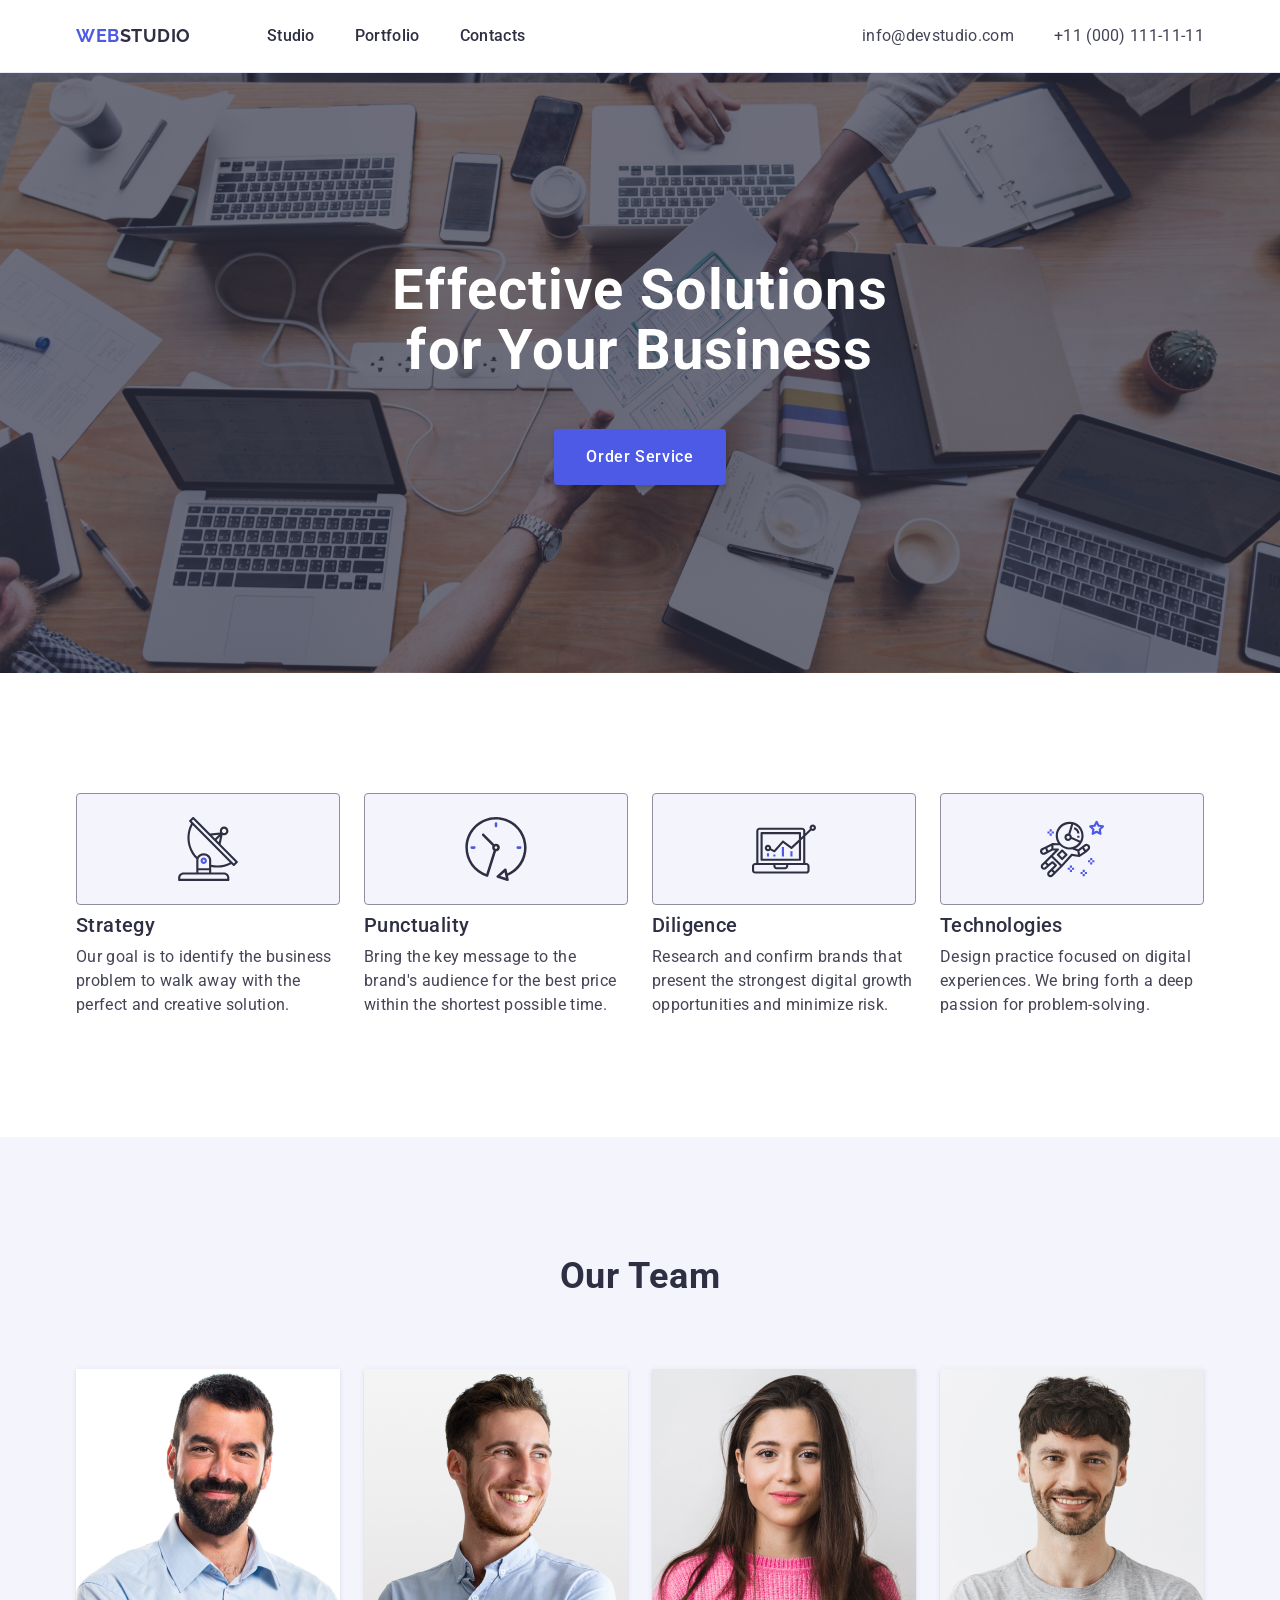
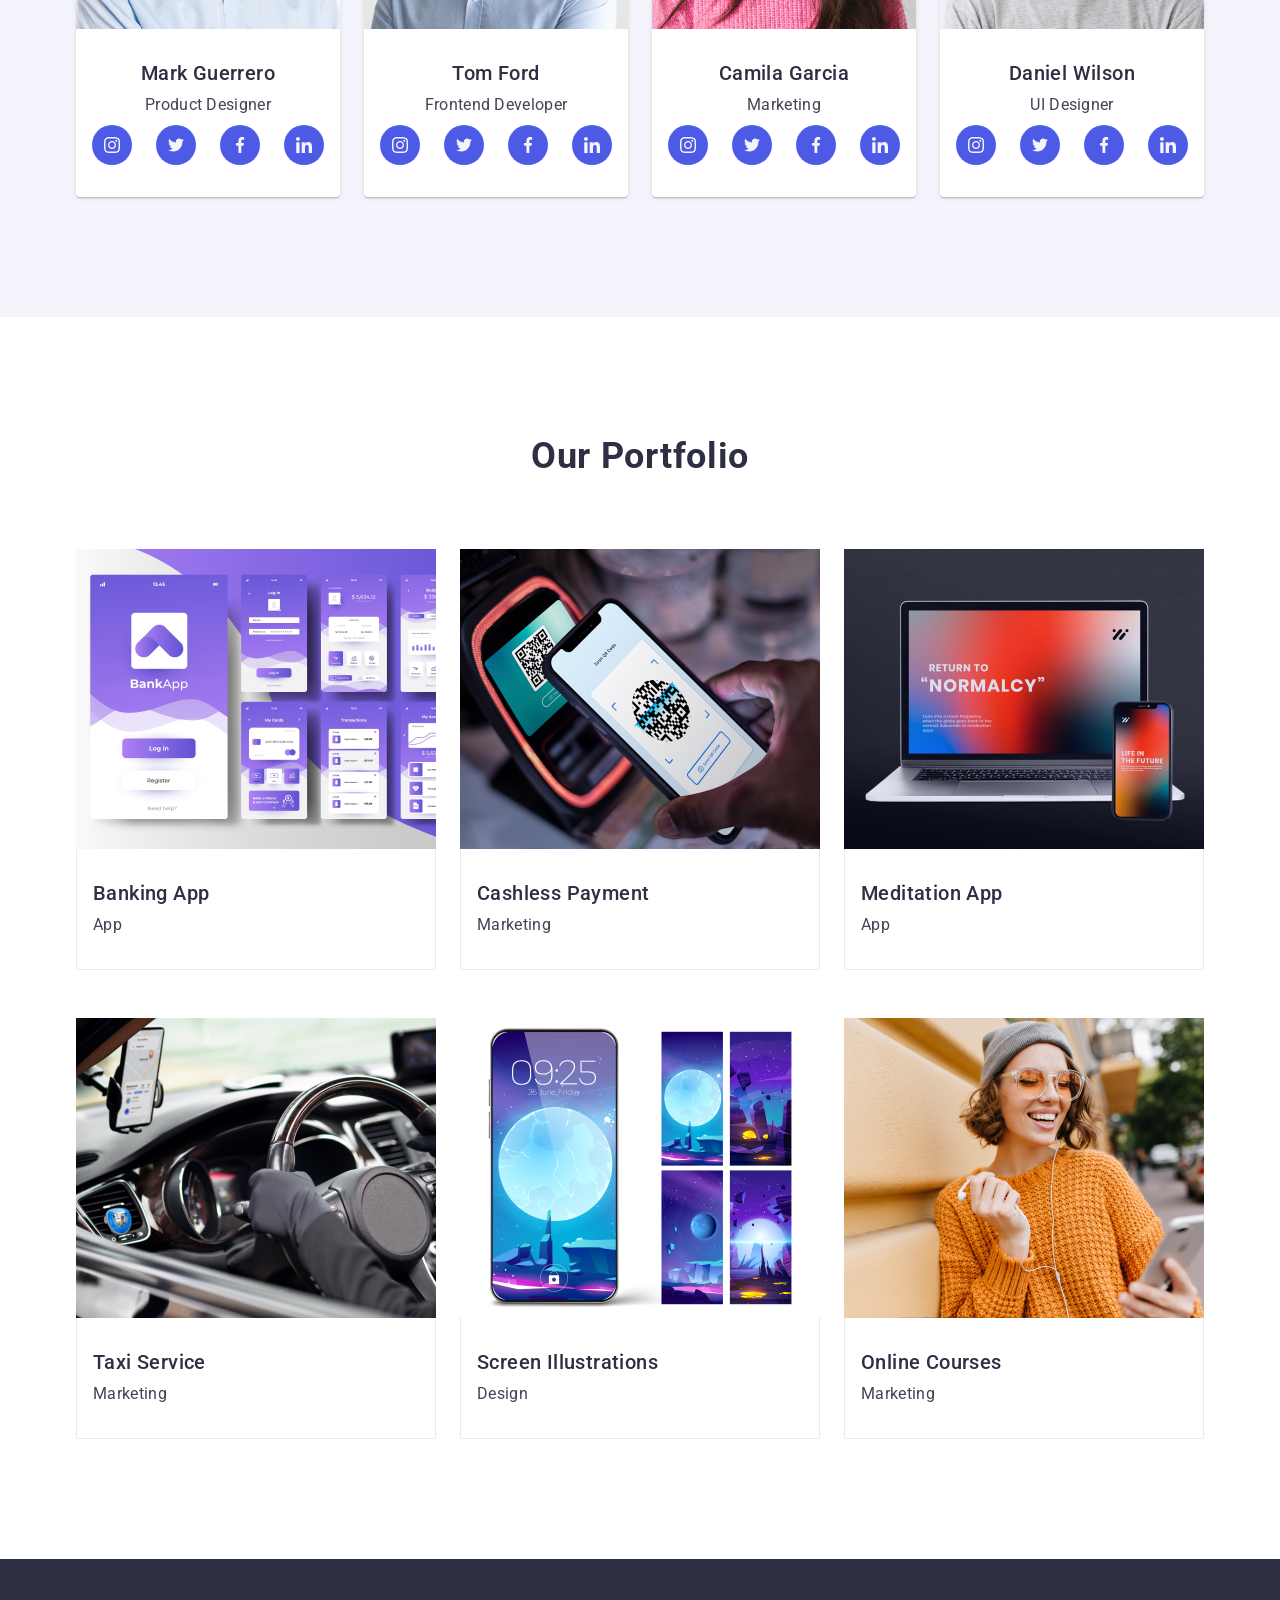
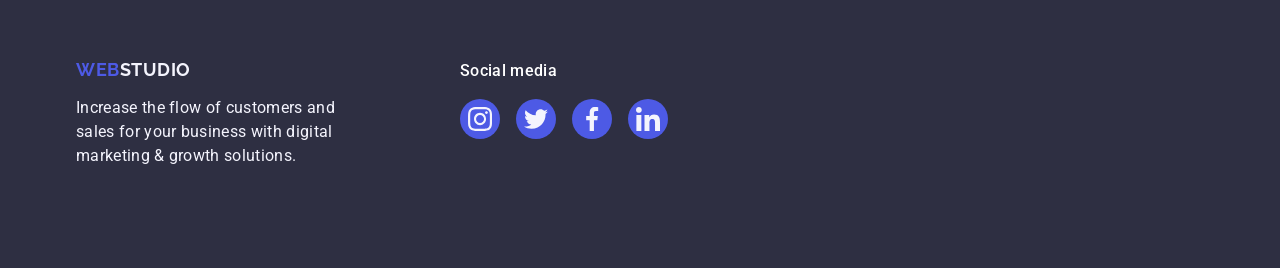
<file: index.html>
<!DOCTYPE html>
<html lang="en">
  <head>
    <meta charset="UTF-8" />
    <meta name="viewport" content="width=device-width, initial-scale=1.0" />
    <title>Gheorghe Anca Web Studio</title>
    <link rel="preconnect" href="https://fonts.googleapis.com" />
    <link rel="preconnect" href="https://fonts.gstatic.com" crossorigin />
    <link
      href="https://fonts.googleapis.com/css2?family=Raleway:wght@700&family=Roboto:wght@400;500;700&display=swap"
      rel="stylesheet"
    />

    <link
      rel="stylesheet"
      href="https://cdn.jsdelivr.net/npm/modern-normalize@2.0.0/modern-normalize.min.css"
    />
    <link
      rel="stylesheet"
      href="https://cdnjs.cloudflare.com/ajax/libs/modern-normalize/2.0.0/modern-normalize.min.css"
      integrity="sha512-4xo8blKMVCiXpTaLzQSLSw3KFOVPWhm/TRtuPVc4WG6kUgjH6J03IBuG7JZPkcWMxJ5huwaBpOpnwYElP/m6wg=="
      crossorigin="anonymous"
      referrerpolicy="no-referrer"
    />
    <link rel="stylesheet" href="./css/styles.css" />
  </head>
  <body>
    <!-- header -->
    <header class="header">
      <div class="container">
        <nav class="header-navigation">
          <a href="./index.html" class="logo-header"
            >Web<span class="logo-hader-part">Studio</span></a
          >
          <ul class="top-menu">
            <li class="top-menu-item">
              <a href="./index.html" class="link">Studio</a>
            </li>
            <li class="top-menu-item"><a href="" class="link">Portfolio</a></li>
            <li class="top-menu-item"><a href="" class="link">Contacts</a></li>
          </ul>
        </nav>
        <address class="contacts-us">
          <ul class="contacts-us-menu">
            <li class="top-menu-item">
              <a href="mailto:info@devstudio.com" class="link"
                >info@devstudio.com</a
              >
            </li>
            <li class="top-menu-item">
              <a href="tel:+110001111111" class="link">+11 (000) 111-11-11</a>
            </li>
          </ul>
        </address>
      </div>
    </header>
    <main>
      <!-- first-section -->
      <section class="orders">
        <div class="container">
          <h1 class="orders-header">Effective Solutions for Your Business</h1>
          <button type="button" class="orders-button">Order Service</button>
        </div>
      </section>
      <!-- second-section -->
      <section class="concept">
        <div class="container">
          <h2 class="concept-header visually-hidden">Our concept</h2>
          <ul class="concept-list">
            <li class="concept-item">
              <div class="concept-icon-container">
                <svg class="concept-icon" width="64" height="64">
                  <use href="./images/icons.svg#icon-antenna"></use>
                </svg>
              </div>
              <h3 class="concept-item-header">Strategy</h3>
              <p class="concept-item-desc">
                Our goal is to identify the business problem to walk away with
                the perfect and creative solution.
              </p>
            </li>
            <li class="concept-item">
              <div class="concept-icon-container">
                <svg class="concept-icon" width="64" height="64">
                  <use href="./images/icons.svg#icon-clock"></use>
                </svg>
              </div>
              <h3 class="concept-item-header">Punctuality</h3>
              <p class="concept-item-desc">
                Bring the key message to the brand's audience for the best price
                within the shortest possible time.
              </p>
            </li>
            <li class="concept-item">
              <div class="concept-icon-container">
                <svg class="concept-icon" width="64" height="64">
                  <use href="./images/icons.svg#icon-diagram"></use>
                </svg>
              </div>
              <h3 class="concept-item-header">Diligence</h3>
              <p class="concept-item-desc">
                Research and confirm brands that present the strongest digital
                growth opportunities and minimize risk.
              </p>
            </li>
            <li class="concept-item">
              <div class="concept-icon-container">
                <svg class="concept-icon" width="64" height="64">
                  <use href="./images/icons.svg#icon-astronaut"></use>
                </svg>
              </div>
              <h3 class="concept-item-header">Technologies</h3>
              <p class="concept-item-desc">
                Design practice focused on digital experiences. We bring forth a
                deep passion for problem-solving.
              </p>
            </li>
          </ul>
        </div>
      </section>
      <!-- third-section -->
      <section class="team">
        <div class="container">
          <h2 class="team-header">Our Team</h2>
          <ul class="team-list">
            <li class="team-item">
              <img
                src="./images/team1.jpg"
                class="team-photo"
                width="264"
                alt="Mark Guerrero"
              />
              <div class="team-item-desc">
                <h3 class="team-item-header">Mark Guerrero</h3>
                <p class="team-desc">Product Designer</p>
                <ul class="social-links">
                  <li class="social-links-item">
                    <a
                      href="https://www.instagram.com/"
                      target="_blank"
                      class="soc-link"
                    >
                      <svg class="social-icon" width="16" height="16">
                        <use href="./images/icons.svg#icon-instagram"></use>
                      </svg>
                    </a>
                  </li>
                  <li class="social-links-item">
                    <a
                      href="https://www.twitter.com/"
                      target="_blank"
                      class="soc-link"
                    >
                      <svg class="social-icon" width="16" height="16">
                        <use href="./images/icons.svg#icon-twitter"></use>
                      </svg>
                    </a>
                  </li>
                  <li class="social-links-item">
                    <a
                      href="https://www.facebook.com/"
                      target="_blank"
                      class="soc-link"
                    >
                      <svg class="social-icon" width="16" height="16">
                        <use href="./images/icons.svg#icon-facebook"></use>
                      </svg>
                    </a>
                  </li>
                  <li class="social-links-item">
                    <a
                      href="https://www.linkedin.com/"
                      target="_blank"
                      class="soc-link"
                    >
                      <svg class="social-icon" width="16" height="16">
                        <use href="./images/icons.svg#icon-linkedin"></use>
                      </svg>
                    </a>
                  </li>
                </ul>
              </div>
            </li>
            <li class="team-item">
              <img
                src="./images/team2.jpg"
                class="team-photo"
                width="264"
                alt="Tom Ford"
              />
              <div class="team-item-desc">
                <h3 class="team-item-header">Tom Ford</h3>
                <p class="team-desc">Frontend Developer</p>
                <ul class="social-links">
                  <li class="social-links-item">
                    <a
                      href="https://www.instagram.com/"
                      target="_blank"
                      class="soc-link"
                    >
                      <svg class="social-icon" width="16" height="16">
                        <use href="./images/icons.svg#icon-instagram"></use>
                      </svg>
                    </a>
                  </li>
                  <li class="social-links-item">
                    <a
                      href="https://www.twitter.com/"
                      target="_blank"
                      class="soc-link"
                    >
                      <svg class="social-icon" width="16" height="16">
                        <use href="./images/icons.svg#icon-twitter"></use>
                      </svg>
                    </a>
                  </li>
                  <li class="social-links-item">
                    <a
                      href="https://www.facebook.com/"
                      target="_blank"
                      class="soc-link"
                    >
                      <svg class="social-icon" width="16" height="16">
                        <use href="./images/icons.svg#icon-facebook"></use>
                      </svg>
                    </a>
                  </li>
                  <li class="social-links-item">
                    <a
                      href="https://www.linkedin.com/"
                      target="_blank"
                      class="soc-link"
                    >
                      <svg class="social-icon" width="16" height="16">
                        <use href="./images/icons.svg#icon-linkedin"></use>
                      </svg>
                    </a>
                  </li>
                </ul>
              </div>
            </li>
            <li class="team-item">
              <img
                src="./images/team3.jpg"
                class="team-photo"
                width="264"
                alt="Camila Garcia"
              />
              <div class="team-item-desc">
                <h3 class="team-item-header">Camila Garcia</h3>
                <p class="team-desc">Marketing</p>
                <ul class="social-links">
                  <li class="social-links-item">
                    <a
                      href="https://www.instagram.com/"
                      target="_blank"
                      class="soc-link"
                    >
                      <svg class="social-icon" width="16" height="16">
                        <use href="./images/icons.svg#icon-instagram"></use>
                      </svg>
                    </a>
                  </li>
                  <li class="social-links-item">
                    <a
                      href="https://www.twitter.com/"
                      target="_blank"
                      class="soc-link"
                    >
                      <svg class="social-icon" width="16" height="16">
                        <use href="./images/icons.svg#icon-twitter"></use>
                      </svg>
                    </a>
                  </li>
                  <li class="social-links-item">
                    <a
                      href="https://www.facebook.com/"
                      target="_blank"
                      class="soc-link"
                    >
                      <svg class="social-icon" width="16" height="16">
                        <use href="./images/icons.svg#icon-facebook"></use>
                      </svg>
                    </a>
                  </li>
                  <li class="social-links-item">
                    <a
                      href="https://www.linkedin.com/"
                      target="_blank"
                      class="soc-link"
                    >
                      <svg class="social-icon" width="16" height="16">
                        <use href="./images/icons.svg#icon-linkedin"></use>
                      </svg>
                    </a>
                  </li>
                </ul>
              </div>
            </li>
            <li class="team-item">
              <img
                src="./images/team4.jpg"
                class="team-photo"
                width="264"
                alt="Daniel Wilson"
              />
              <div class="team-item-desc">
                <h3 class="team-item-header">Daniel Wilson</h3>
                <p class="team-desc">UI Designer</p>
                <ul class="social-links">
                  <li class="social-links-item">
                    <a
                      href="https://www.instagram.com/"
                      target="_blank"
                      class="soc-link"
                    >
                      <svg class="social-icon" width="16" height="16">
                        <use href="./images/icons.svg#icon-instagram"></use>
                      </svg>
                    </a>
                  </li>
                  <li class="social-links-item">
                    <a
                      href="https://www.twitter.com/"
                      target="_blank"
                      class="soc-link"
                    >
                      <svg class="social-icon" width="16" height="16">
                        <use href="./images/icons.svg#icon-twitter"></use>
                      </svg>
                    </a>
                  </li>
                  <li class="social-links-item">
                    <a
                      href="https://www.facebook.com/"
                      target="_blank"
                      class="soc-link"
                    >
                      <svg class="social-icon" width="16" height="16">
                        <use href="./images/icons.svg#icon-facebook"></use>
                      </svg>
                    </a>
                  </li>
                  <li class="social-links-item">
                    <a
                      href="https://www.linkedin.com/"
                      target="_blank"
                      class="soc-link"
                    >
                      <svg class="social-icon" width="16" height="16">
                        <use href="./images/icons.svg#icon-linkedin"></use>
                      </svg>
                    </a>
                  </li>
                </ul>
              </div>
            </li>
          </ul>
        </div>
      </section>
      <!-- fourth-section -->
      <section class="portfolio">
        <div class="container">
          <h2 class="portfolio-header">Our Portfolio</h2>
          <ul class="portfolio-list">
            <li class="portfolio-item">
              <div class="portfolio-item-overlay">
                <img
                  class="portfolio-item-img"
                  src="./images/card1.jpg"
                  alt="App"
                  width="360"
                />
                <p class="overlay">
                  14 Stylish and User-Friendly App Design Concepts · Task
                  Manager App · Calorie Tracker App · Exotic Fruit Ecommerce App
                  · Cloud Storage App
                </p>
              </div>
              <div class="portfolio-item-desc">
                <h3 class="portfolio-subtitle">Banking App</h3>
                <p class="portfolio-item-text">App</p>
              </div>
            </li>
            <li class="portfolio-item">
              <div class="portfolio-item-overlay">
                <img
                  class="portfolio-item-img"
                  src="./images/card2.jpg"
                  alt="marketing"
                  width="360"
                />
                <p class="overlay">
                  14 Stylish and User-Friendly App Design Concepts · Task
                  Manager App · Calorie Tracker App · Exotic Fruit Ecommerce App
                  · Cloud Storage App
                </p>
              </div>
              <div class="portfolio-item-desc">
                <h3 class="portfolio-subtitle">Cashless Payment</h3>
                <p class="portfolio-item-text">Marketing</p>
              </div>
            </li>
            <li class="portfolio-item">
              <div class="portfolio-item-overlay">
                <img
                  class="portfolio-item-img"
                  src="./images/card3.jpg"
                  alt="App"
                  width="360"
                />
                <p class="overlay">
                  14 Stylish and User-Friendly App Design Concepts · Task
                  Manager App · Calorie Tracker App · Exotic Fruit Ecommerce App
                  · Cloud Storage App
                </p>
              </div>
              <div class="portfolio-item-desc">
                <h3 class="portfolio-subtitle">Meditation App</h3>
                <p class="portfolio-item-text">App</p>
              </div>
            </li>
            <li class="portfolio-item">
              <div class="portfolio-item-overlay">
                <img
                  class="portfolio-item-img"
                  src="./images/card4.jpg"
                  alt="Marketing"
                  width="360"
                />
                <p class="overlay">
                  14 Stylish and User-Friendly App Design Concepts · Task
                  Manager App · Calorie Tracker App · Exotic Fruit Ecommerce App
                  · Cloud Storage App
                </p>
              </div>
              <div class="portfolio-item-desc">
                <h3 class="portfolio-subtitle">Taxi Service</h3>
                <p class="portfolio-item-text">Marketing</p>
              </div>
            </li>
            <li class="portfolio-item">
              <div class="portfolio-item-overlay">
                <img
                  class="portfolio-item-img"
                  src="./images/card5.jpg"
                  alt="design"
                  width="360"
                />
                <p class="overlay">
                  14 Stylish and User-Friendly App Design Concepts · Task
                  Manager App · Calorie Tracker App · Exotic Fruit Ecommerce App
                  · Cloud Storage App
                </p>
              </div>
              <div class="portfolio-item-desc">
                <h3 class="portfolio-subtitle">Screen Illustrations</h3>
                <p class="portfolio-item-text">Design</p>
              </div>
            </li>
            <li class="portfolio-item">
              <div class="portfolio-item-overlay">
                <img
                  class="portfolio-item-img"
                  src="./images/card6.jpg"
                  alt="marketing"
                  width="360"
                />
                <p class="overlay">
                  14 Stylish and User-Friendly App Design Concepts · Task
                  Manager App · Calorie Tracker App · Exotic Fruit Ecommerce App
                  · Cloud Storage App
                </p>
              </div>
              <div class="portfolio-item-desc">
                <h3 class="portfolio-subtitle">Online Courses</h3>
                <p class="portfolio-item-text">Marketing</p>
              </div>
            </li>
          </ul>
        </div>
      </section>
    </main>
    <!-- footer -->
    <footer class="footer">
      <div class="container">
        <div class="footer-text-block">
          <a href="./index.html" class="logo-header"
            >Web<span class="logo-footer-part">Studio</span></a
          >
          <p class="footer-desc">
            Increase the flow of customers and sales for your business with
            digital marketing & growth solutions.
          </p>
        </div>
        <div class="soc-link-block">
          <p class="footer-soc-block-header">Social media</p>
          <ul class="social-links">
            <li class="footer-social-item">
              <a
                href="https://www.instagram.com/"
                target="_blank"
                class="soc-link"
              >
                <svg class="social-icon" width="24" height="24">
                  <use href="./images/icons.svg#icon-instagram"></use>
                </svg>
              </a>
            </li>
            <li class="footer-social-item">
              <a
                href="https://www.twitter.com/"
                target="_blank"
                class="soc-link"
              >
                <svg class="social-icon" width="24" height="24">
                  <use href="./images/icons.svg#icon-twitter"></use>
                </svg>
              </a>
            </li>
            <li class="footer-social-item">
              <a
                href="https://www.facebook.com/"
                target="_blank"
                class="soc-link"
              >
                <svg class="social-icon" width="24" height="24">
                  <use href="./images/icons.svg#icon-facebook"></use>
                </svg>
              </a>
            </li>
            <li class="footer-social-item">
              <a
                href="https://www.linkedin.com/"
                target="_blank"
                class="soc-link"
              >
                <svg class="social-icon" width="24" height="24">
                  <use href="./images/icons.svg#icon-linkedin"></use>
                </svg>
              </a>
            </li>
          </ul>
        </div>
      </div>
    </footer>
  </body>
</html>
</file>
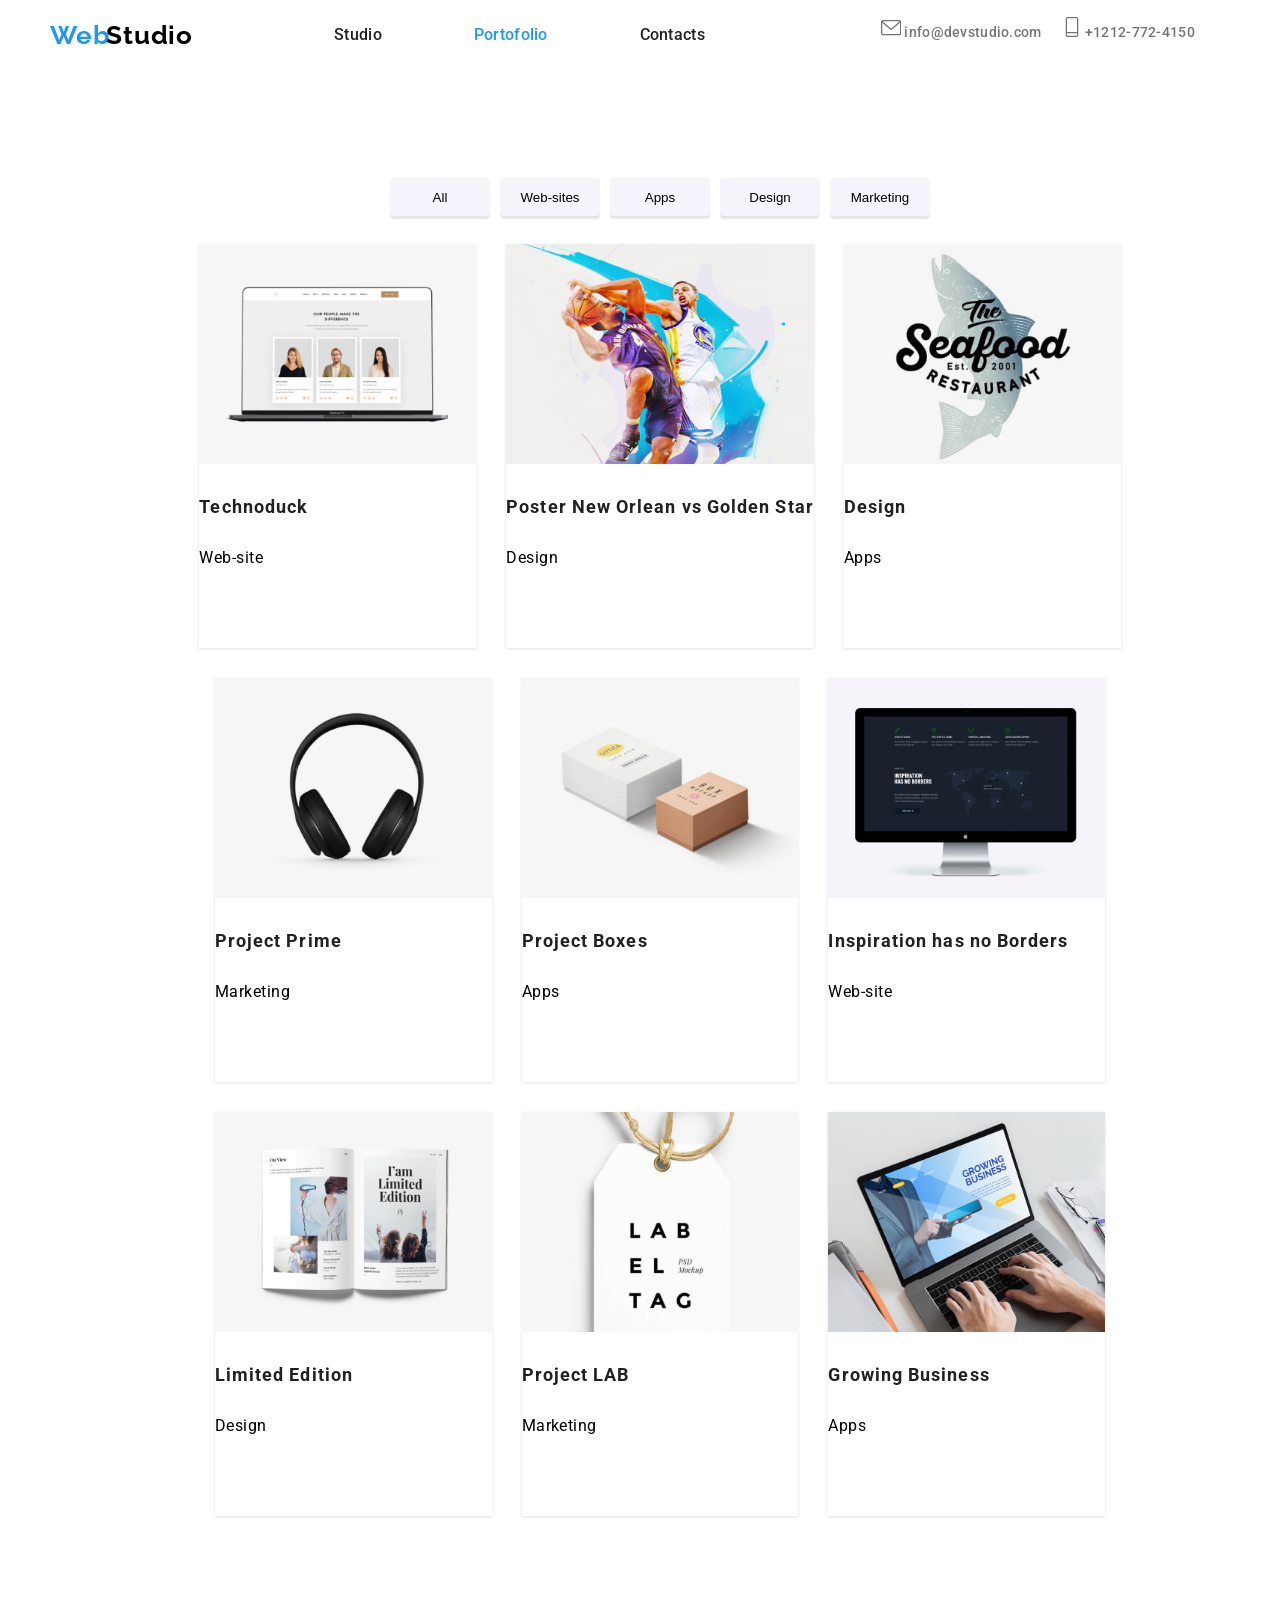
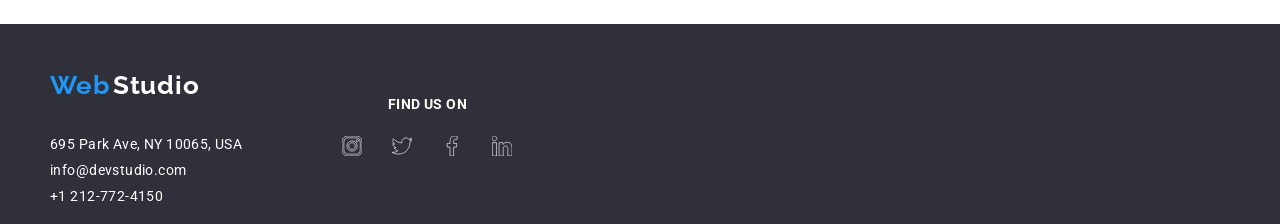
<file: portofolio.html>
<!DOCTYPE html>
<html lang="en">
  <head>
    <meta charset="UTF-8" />
    <meta name="viewport" content="width=device-width, initial-scale=1.0" />
    <title>Portofolio</title>
    <link rel="stylesheet" href="./CSS/style.css" />
    <link rel="preconnect" href="https://fonts.googleapis.com" />
    <link rel="preconnect" href="https://fonts.gstatic.com" crossorigin />
    <link
      href="https://fonts.googleapis.com/css2?family=Roboto:wght@400;500;700;900&display=swap"
      rel="stylesheet"
    />
    <link rel="preconnect" href="https://fonts.googleapis.com" />
    <link rel="preconnect" href="https://fonts.gstatic.com" crossorigin />
    <link
      href="https://fonts.googleapis.com/css2?family=Raleway:wght@700&family=Roboto:wght@400;500;700;900&display=swap"
      rel="stylesheet"
    />
    <link rel="preconnect" href="https://fonts.googleapis.com" />
    <link rel="preconnect" href="https://fonts.gstatic.com" crossorigin />
  </head>
  <!-- Top-line-section -->
  <body>
    <header class="page-header">
      <div class="container-1">
        <h3 class="logo">
          <span class="first-child"> Web </span>
          <span class="last-child">Studio </span>
        </h3>
        <ul class="nav-link">
          <li>
            <a class="navigation-link" href="index.html">Studio</a>
          </li>
          <li>
            <a class="navigation-link current" href="portofolio.html"
              >Portofolio</a
            >
          </li>
          <li>
            <a class="navigation-link" href="#">Contacts</a>
          </li>
        </ul>
        <ul class="contact">
          <li>
            <a class="contact-link" href="#"
              ><svg class="icon-1">
                <use href="./images/symbol-defs.svg#icon-envelope " />
              </svg>
              info@devstudio.com</a
            >
          </li>
          <li>
            <a class="contact-link" href="+1212-772-4150"
              ><svg class="icon-1">
                <use href="./images/symbol-defs.svg#icon-Vectorsmartphone " />
              </svg>
              +1212-772-4150</a
            >
          </li>
        </ul>
      </div>
    </header>

    <main>
      <!-- Filters-section -->
      <section class="frame section">
        <ul class="button-list">
          <li>
            <button type="button" class="button-service-p">All</button>
          </li>
          <li>
            <button type="button" class="button-service-p">Web-sites</button>
          </li>
          <li><button type="button" class="button-service-p">Apps</button></li>
          <li>
            <button type="button" class="button-service-p">Design</button>
          </li>
          <li>
            <button type="button" class="button-service-p">Marketing</button>
          </li>
        </ul>
        <div class="container">
          <ul class="card-set">
            <li class="item-p">
              <img
                src="./images/imgport.g1.jpg"
                alt="Web-site "
                width="100%"
                height="220"
              />
              <h3 class="description">Technoduck</h3>
              <p class="text-p">Web-site</p>
            </li>
            <li class="item-p">
              <img
                src="./images/imgport.g2.jpg"
                alt="basketball players"
                width="100%"
                height="220"
              />
              <h3 class="description">Poster New Orlean vs Golden Star</h3>
              <p class="text-p">Design</p>
            </li>
            <li class="item-p">
              <img
                src="./images/imgport.g3.jpg"
                alt="restaurant logo"
                width="100%"
                height="220"
              />
              <h3 class="description">Design</h3>
              <p class="text-p">Apps</p>
            </li>
            <li class="item-p">
              <img
                src="./images/imgport.g4.jpg"
                alt="headphones"
                width="100%"
                height="220"
              />
              <h3 class="description">Project Prime</h3>
              <p class="text-p">Marketing</p>
            </li>
            <li class="item-p">
              <img
                src="./images/imgport.g5.jpg"
                alt="boxes"
                width="100%"
                height="220"
              />
              <h3 class="description">Project Boxes</h3>
              <p class="text-p">Apps</p>
            </li>
            <li class="item-p">
              <img
                src="./images/imgport.g6.jpg"
                alt="desktop monitor"
                width="100%"
                height="220"
              />
              <h3 class="description">Inspiration has no Borders</h3>
              <p class="text-p">Web-site</p>
            </li>
            <li class="item-p">
              <img
                src="./images/imgport.g7.jpg"
                alt="open magazine"
                width="100%"
                height="220"
              />
              <h3 class="description">Limited Edition</h3>
              <p class="text-p">Design</p>
            </li>
            <li class="item-p">
              <img
                src="./images/imgport.g8.jpg"
                alt="label"
                width="100%"
                height="220"
              />
              <h3 class="description">Project LAB</h3>
              <p class="text-p">Marketing</p>
            </li>
            <li class="item-p">
              <img
                src="./images/imgport.g9.jpg"
                alt="market research"
                width="100%"
                height="220"
              />
              <h3 class="description">Growing Business</h3>
              <p class="text-p">Apps</p>
            </li>
          </ul>
        </div>
      </section>
    </main>

    <!-- Footer section -->

    <!-- Footer section -->
    <div class="container">
      <footer class="footer">
        <div class="footer-section">
          <h3 class="logo-footer">
            <span class="web" style="color: rgba(33, 150, 243, 1)">Web</span>
            <span class="studio" style="color: rgba(255, 255, 255, 1)"
              >Studio</span
            >
          </h3>
          <address class="info">695 Park Ave, NY 10065, USA</address>
          <a class="info" href="info@devstudio.com">info@devstudio.com</a>
          <a class="info" href="+1212-772-4150">+1 212-772-4150</a>
        </div>

        <div class="find-us">
          <h3 class="subtitle-4">Find us on</h3>
          <div class="last-social">
            <div class="last-icon">
              <svg>
                <use xlink:href="images/symbol-defs.svg#icon-instagram-2-1" />
              </svg>
            </div>
            <div class="last-icon">
              <svg>
                <use xlink:href="images/symbol-defs.svg#icon-twitter-1-1" />
              </svg>
            </div>
            <div class="last-icon">
              <svg>
                <use xlink:href="images/symbol-defs.svg#icon-facebook-1-1" />
              </svg>
            </div>
            <div class="last-icon">
              <svg>
                <use xlink:href="images/symbol-defs.svg#icon-linkedin-1-1" />
              </svg>
            </div>
          </div>
        </div>
      </footer>
    </div>
  </body>
</html>
</file>
<file: css/styles.css>
body {
    font-family: "Roboto", sans-serif;
    color: #434455;
    background-color: #fff;
    line-height: 24px;
    font-size: 16px;
}

a {
    text-decoration: none;
}

ul {
    list-style: none;
}

img {
    display: block;
}

h1,
h2,
h3,
h4,
p {
    margin: 0;
}

ul {
    margin: 0;
    padding-left: 0;
}

.container {
    max-width: 1158px;
    padding: 0 15px;
    margin: 0 auto;
}

.visually-hidden {
    position: absolute;
    width: 1px;
    height: 1px;
    margin: -1px;
    border: 0;
    padding: 0;
    white-space: nowrap;
    clip-path: inset(100%);
    clip: rect(0 0 0 0);
    overflow: hidden;
}

.logo-header {
    font-family: "Raleway", sans-serif;
    font-weight: 700;
    font-size: 18px;
    line-height: 1.17;
    letter-spacing: 0.03em;
    text-transform: uppercase;
    color: #4d5ae5;
    padding: 24px 0;
}

.header {
    border-bottom: 1px solid #e7e9fc;
    box-shadow: 2px 1px rgba(46, 47, 66, 0.08), 0px 1px 1px rgba(46, 47, 66, 0.16),
        0px 1px 6px rgba(46, 47, 66, 0.08);
}

.header .container {
    display: flex;
    justify-content: space-between;
}

.header-navigation {
    display: flex;
    align-items: center;
}

.header-navigation .logo-header {
    margin-right: 76px;
}

.logo-hader-part {
    color: #2e2f42;
}

.contacts-us {
    align-items: flex-end;
    font-style: normal;
}

.top-menu {
    display: flex;
    gap: 40px;
}

.logo-footer-part {
    color: #f4f4fd;
}

.contacts-us-menu {
    display: flex;
    gap: 40px;
}

.link {
    font-weight: 500;
    font-size: 16px;
    line-height: 1.5;
    letter-spacing: 0.02em;
    position: relative;
    color: #2e2f42;
    display: flex;
    padding: 24px 0;
    transition: color 250ms cubic-bezier(0.4, 0, 0.2, 1);
}

.link:hover,
.link:focus,
.contacts-us .link:hover,
.contacts-us .link:focus {
    color: #404bbf;
}

.top-menu-item .link:hover::after {
    content: "";
    height: 4px;
    width: 100%;
    background-color: #404bbf;
    border-radius: 2px;
    display: inline-block;
    position: absolute;
    left: 0;
    bottom: -1px;
}

.contacts-us .link {
    color: #434455;
    font-weight: 400;

    transition: color 250ms cubic-bezier(0.4, 0, 0.2, 1);
}

.portfolio {
    padding-top: 120px;
    padding-bottom: 120px;
}

.portfolio-header {
    font-size: 36px;
    line-height: 1.11;
    letter-spacing: 0.02em;
    text-transform: capitalize;
    color: #2e2f42;
    text-align: center;
    margin-bottom: 72px;
}

.portfolio-list {
    display: flex;
    flex-wrap: wrap;
    row-gap: 48px;
    column-gap: 24px;
}

.portfolio-item-desc {
    padding: 32px 16px;
    border: 1px solid #e7e9fc;
    border-top: none;
}

.portfolio-item {
    width: calc((100% - 48px) / 3);
    transition: box-shadow 250ms cubic-bezier(0.4, 0, 0.2, 1);
}

.portfolio-item-img {
    max-width: 100%;
}

.portfolio-item-overlay {
    position: relative;
    overflow: hidden;
}

.portfolio-subtitle {
    color: #2e2f42;
    font-weight: 500;
    font-size: 20px;
    line-height: 1.2;
    letter-spacing: 0.02em;
    margin-bottom: 8px;
}

.portfolio-item-text {
    color: #434455;
    font-weight: 400;
    font-size: 16px;
    line-height: 1.5;
    letter-spacing: 0.02em;
    color: #434455;
}

.orders {
    background-color: #2e2f42;
    background: linear-gradient(to bottom,
            rgba(46, 47, 66, 0.7),
            rgba(46, 47, 66, 0.7)),
        url(../images/1st-section-background.jpg);
    background-repeat: no-repeat;
    background-position: center;
    background-size: cover;
    box-shadow: inset blur 50% grey;
    text-align: center;
    max-width: 1440px;
    padding: 188px 0;
}

.orders-header {
    color: #fff;
    font-size: 56px;
    font-weight: 700;
    line-height: 1.07;
    letter-spacing: 0.02em;
    max-width: 496px;
    margin: 0 auto 48px;
}

.orders-button {
    margin: auto;
    font-family: "Roboto", sans-serif;
    background: #4d5ae5;
    color: #fff;
    cursor: pointer;
    min-width: 169px;
    display: block;
    font-size: 16px;
    font-weight: 500;
    line-height: 1.5;
    letter-spacing: 0.04em;
    text-align: center;
    padding: 16px 32px;
    border: none;
    border-radius: 4px;
    box-shadow: 0px 4px 4px 0px #00000026;
    transition: background-color 250ms cubic-bezier(0.4, 0, 0.2, 1);
}

.orders-button:hover,
.orders-button:focus {
    background-color: #404bbf;
    cursor: pointer;
}

.concept {
    padding: 120px 0;
}

.concept-list {
    display: flex;
    gap: 24px;
}

.concept-header {
    font-weight: 500;
    font-size: 20px;
    line-height: 1.2;
    letter-spacing: 0.02em;
    color: #2e2f42;
}

.concept-item {
    width: calc((100% - 72px) / 4);
}

.concept-icon-container {
    background-color: #f4f4fd;
    border: 1px solid #8e8f99;
    border-radius: 4px;
    margin-bottom: 8px;
    display: flex;
    align-items: center;
    justify-content: center;
    height: 112px;
}

.concept-icon {
    display: block;
    margin: 24px auto;
}

.concept-item-header {
    font-weight: 500;
    font-size: 20px;
    line-height: 1.2;
    letter-spacing: 0.02em;
    color: #2e2f42;
    margin-bottom: 8px;
}

.concept-item-desc {
    font-size: 16px;
    line-height: 1.5;
    letter-spacing: 0.02em;
    color: #434455;
}

.team {
    background-color: #f4f4fd;
    padding-top: 120px;
    padding-bottom: 120px;
}

.team-list {
    display: flex;
}

.team-item {
    background-color: #ffffff;
    width: calc((100% - 72px) / 4);
    display: inline-block;
    margin-right: 24px;
    text-align: center;
    border-radius: 0px 0px 4px 4px;
    box-shadow: 0px 2px 1px 0px #2e2f4214, 0px 1px 1px 0px #2e2f4229,
        0px 1px 6px 0px #2e2f4214;
}

.team-item:last-child {
    margin-right: 0;
}

.team-item-desc {
    padding: 32px 0;
}

.team-item-header {
    font-size: 20px;
    font-weight: 500;
    line-height: 1.2;
    letter-spacing: 0.02em;
    text-align: center;
    color: #2e2f42;
    margin-bottom: 8px;
}

.team-header {
    font-size: 36px;
    font-weight: 700;
    line-height: 1.11;
    letter-spacing: 0.02em;
    text-align: center;
    text-transform: capitalize;
    color: #2e2f42;
    margin-bottom: 72px;
}

.team-desc {
    font-size: 16px;
    font-weight: 400;
    line-height: 24px;
    letter-spacing: 0.02em;
    text-align: center;
}

.social-links {
    display: flex;
    gap: 24px;
    flex-shrink: 0;
    justify-content: center;
    align-self: flex-end;
    margin-top: 8px;
}

.social-links .soc-link {
    display: flex;
    justify-content: center;
    align-items: center;
    width: 40px;
    height: 40px;
    border-radius: 50%;
    background-color: #4d5ae5;
    transition: background-color 250ms cubic-bezier(0.4, 0, 0.2, 1);
}

.overlay {
    position: absolute;
    top: 0;
    left: 0;
    width: 100%;
    height: 100%;
    padding: 40px 32px;
    background-color: #4d5ae5;
    color: #f4f4fd;
    font-family: sans-serif;
    letter-spacing: 0.02em;
    transform: translateY(100%);
    transition: transform 250ms cubic-bezier(0.4, 0, 0.2, 1);
}

.portfolio-item:hover {
    box-shadow: 0px 1px 6px rgba(46, 47, 66, 0.08),
        0px 1px 1px rgba(46, 47, 66, 0.16), 0px 2px 1px rgba(46, 47, 66, 0.08);
}

.portfolio-item:hover .overlay {
    transform: translateY(0);
    cursor: pointer;
}

.social-links .soc-link:hover,
.social-links .soc-link:focus {
    background-color: #404bbf;
}

.social-links .social-icon {
    fill: #f4f4fd;
}

.footer-desc {
    font-size: 16px;
    font-weight: 400;
    line-height: 24px;
    letter-spacing: 0.02em;
    max-width: 264px;
}

body .footer-desc {
    color: #f4f4fd;
}

.footer {
    background-color: #2e2f42;
    padding: 100px 0 100px;
}

.footer .container .logo-header {
    display: inline-block;
    margin-bottom: 16px;
    padding: 0;
}

.footer-soc-block-header {
    color: #fff;
    letter-spacing: 0.02em;
    font-weight: 500;
    margin-bottom: 16px;
}

.footer-text-block {
    margin-right: 120px;
}

.footer .container {
    display: flex;
    align-items: baseline;
}

.footer .social-links {
    gap: 16px;
}

.footer .social-links .soc-link:hover,
.footer .social-links .soc-link:focus {
    background-color: #31d0aa;
}
</file>
<file: CSS/style.css>
body {
        font-family: Roboto;
        font-size: 14px;
        font-weight: 400;
        line-height: 24px;
        letter-spacing: 0.03em;
        text-align: left; 
        margin: 0%;
}
/* top-line-section */
.container {
        background-color: rgba(255, 255, 255, 1);
    }

.section {
        padding: 94px;
}
.page-header {
        display: flex;
        padding: 10px;
        box-sizing: content-box;
        align-items: center;
        justify-content: center;
        height: 50px;
        padding-right: 50px;
        padding-left: 50px;
}
.container-1{
        max-width: 1400px;
        display: flex;
        width: 100%;
        align-items: center;
        justify-content: center;
}

span:first-child {
        color: rgba(33, 150, 243, 1);
        font-family: Raleway;
        font-size: 26px;
        font-style: normal;
        font-weight: 700;
        line-height: normal;
        letter-spacing: 0.78px;
        text-transform: none;
}
span:last-child {
        color: rgb(0, 0, 0);
        margin-left: -3px;
        font-family: Raleway;
        font-size: 26px;
        font-style: normal;
        font-weight: 700;
        line-height: normal;
        letter-spacing: 0.78px;
        text-transform: none;
}

.logo {
        font-family: Raleway;
        font-size: 26px;
        font-weight: 700;
        letter-spacing: 0.03em;
        display: flex;
        align-items: center;
        align-self: center;
        height: auto;
        justify-content: center;
}

.nav-link {
        font-family: Roboto;
        font-size: 14px;
        font-weight: 500;
        letter-spacing: 0.02em;
        padding: 14px 16px;
        border-radius: 4px;
        display: flex;
        width: 100%;
        justify-content: center;
        align-items: center;
        gap: 60px;

    }

.link{
        display: flex;
        box-sizing: content-box;
        flex-direction: row;
        text-decoration-line: none;
            
    }

.contact{
        
        display: flex;
        padding: 15px;
        padding-top: 5px;
        min-width: 30%;
        justify-content: space-evenly;
    }

   

  .contact-link:hover{
        color: rgba(33, 150, 243, 1);
        fill: rgba(33, 150, 243, 1);
  }
  .contact-link{
        color: #757575;
        font-family: Roboto;
        font-size: 14px;
        font-style: normal;
        font-weight: 500;
        line-height: normal;
        letter-spacing: 0.28px;
        text-decoration-line: none;
        fill:#757575
}

  
    

ul{
        list-style-type: disc;
        margin-block-start: 1em;
        margin-block-end: 1em;
        margin-inline-start: 0px;
        margin-inline-end: 0px;
        padding-inline-start: 40px;
}



li {
        list-style-type: none;
}

.current {
        color: rgba(33, 150, 243, 1 ) !important;
}
    
.navigation-link{
        font-family: Roboto;
                font-size: 16px;
                font-style: normal;
                font-weight: 500;
                line-height: normal;
                letter-spacing: 0.28px;
                padding: 14px 16px;
                text-decoration: none;
                color:rgba(33, 33, 33, 1)

}

.navigation-link:hover {
        color:rgba(33, 150, 243, 1);
        
}


        
.link {
        color: rgba(33, 33, 33, 1);
}
.link:hover, .link:focus {
        color: rgba(33, 150, 243, 1);
}




/* main-section-content */

h1 {
        text-align: center;
        font-family: Roboto;
        font-size: 44px;
        font-style: normal;
        font-weight: 900;
        line-height: 60px;
        letter-spacing: 2.64px;
        text-transform: uppercase;
        display: flex;
        justify-content: center;
        width: 600px;
      
}

.content-box{
        background-image: url(../images/background.jpg);
        text-align: center;
        height: 400px;
        box-sizing: content-box;
        display: flex;
        flex-direction: column;
        justify-content: center;
        align-items: center;
    }

.button-service {
        border-radius: 4px;
        background-color: rgba(33, 150, 243, 1);
        color: rgba(255, 255, 255, 1);
        width: 200px;
        height: 50px;
        flex-shrink: 0;
        border-radius: 4px;
        background: #2196F3;
        box-shadow: 0px 4px 4px 0px rgba(0, 0, 0, 0.15);
}
.button-service:hover, .button-service:focus {
        background-color: #1572bf; 
        color: rgba(255, 255, 255, 1);
        cursor: pointer;
}
.button-list {
        display: flex;
        flex-direction: row;
        justify-content: center;
        align-items: center;
        align-self: center;
        gap: 10px;

}
.button-service-p{
        height: 38px ;
        margin-top:0px;
        border-radius: 4px;
        background-color: rgba(245, 244, 250, 1);
        display: flex;
        justify-content: center;
        min-width: 100px;
        box-shadow: 0px 3px 1px 0px rgba(0, 0, 0, 0.1);
        border: none;
        text-align: center;
        align-items: center;

}

.button-service-p:hover, .button-service-p:focus {
        background-color: rgba(33, 150, 243, 1);
        color: rgba(255, 255, 255, 1);
        cursor: pointer;
        box-shadow: 0px 2px 2px 0px rgba(0, 0, 0, 0.12), 0px 1px 2px 0px rgba(0, 0, 0, 0.08), 0px 3px 1px 0px rgba(0, 0, 0, 0.10);
}
.frame {
        display: flex;
        flex-direction: column;
   
    
}
.card-set {
        display: flex;
        justify-content: center;
        flex-wrap: wrap;
        gap: 30px;
        
}
.item-p{
        height: 404px ;
        box-shadow: 0px 1px 3px 0px rgba(0, 0, 0, 0.12);
        background-color: rgba(255, 255, 255, 1);
        
}

.item-p:hover{
        cursor: pointer;
        border: 1px solid #EEE;
        box-shadow: 1px 4px 6px 0px rgba(0, 0, 0, 0.16), 0px 4px 4px 0px rgba(0, 0, 0, 0.06), 0px 1px 1px 0px rgba(0, 0, 0, 0.12);
}

.description{
        font-family: Roboto;
        font-size: 18px;
        font-weight: 700;
        line-height: 36px;
        letter-spacing: 0.06em;
        text-align: left;
        text-transform: none;
}

.text-p {
        font-family: Roboto;
        font-size: 16px;
        font-weight: 400;
        line-height: 30px;
        letter-spacing: 0.03em;
        text-align: left;
       
}


/* what-we-do-section */


.about-us {
        display: flex;
        flex-wrap: wrap;
        justify-content: center;
        gap: 20px;
        align-items:start;
        
}
.icon-back{
        width: 230px;
        height: 120px;
        background-color: rgba(245, 244, 250, 1);
        display: flex;
        align-items: center;
        justify-content: center;
}
.icons {
        width: 64px;
        height: 64px;
        background-color: rgba(245, 244, 250, 1);
        padding-bottom: 30px;
        
       
}
.item {
        display: flex;
        flex-direction: column;
        align-items: start;
        width: 230px;
        
}
.item p{
        width: 230px;
        height: 75px;
}
h3 {
    color: #212121;
        font-family: Roboto;
        font-size: 14px;
        font-style: normal;
        font-weight: 700;
        line-height: normal;
        letter-spacing: 0.42px;
        text-transform: uppercase;
}

.item p {
        color: #757575;
        font-family: Roboto;
        font-size: 14px;
        font-style: normal;
        font-weight: 400;
        line-height: 24px;
        letter-spacing: 0.42px;
        margin: 0%;
        text-align: left;
}
.subtitle {
    color: #212121;
        text-align: center;
        font-family: Roboto;
        font-size: 36px;
        font-style: normal;
        font-weight: 700;
        line-height: normal;
        letter-spacing: 1.08px;
        padding-bottom: 50px;
} 
.subtitle-2{
    text-align: center;
        font-family: Roboto;
        font-size: 36px;
        font-style: normal;
        font-weight: 700;
        line-height: normal;
        letter-spacing: 1.08px;
}
.text {
    color: #757575;
        text-align: center;
        font-family: Roboto;
        font-size: 16px;
        font-style: normal;
        font-weight: 400;
        line-height: normal;
        letter-spacing: 0.45px;
        
}
.group-box{
        display: flex;
        flex-wrap: wrap;
        gap: 30px;
        flex-basis: calc((100% - 10px) / 3);
        justify-content: center;
}
.social-link{
        display: flex;
        flex-wrap: wrap;
        justify-content: center;
        text-align: center;
        gap: 10px;   
}


svg{
        width: 20px;
        height: 15px;
        
}

.social-icon{
        display: flex;
        align-items: center;
       padding: 10px;
        border-radius:50%;
        fill: #AFB1B8;
        stroke: rgba(255, 255, 255, 1);
}
.social-icon:hover{
        
        cursor: pointer;
        background-color: rgba(33, 150, 243, 1);
        fill: rgba(255, 255, 255, 1);
        
}
.our-team {
        background-color: rgba(245, 244, 250, 1);
        display: flex;
        box-sizing: border-box;
        flex-direction: column;
       
}
.group-team{
        display: flex;
        flex-wrap: wrap;
        gap: 30px;
        justify-content: center;
        align-items: center;
        padding-left: 10px;
    
    }

.card-bg{
        
        box-shadow: 0px 1px 3px 0px rgba(0, 0, 0, 0.12);
        background-color: rgba(255, 255, 255, 1);
    }
.list-title {
        font-family: Roboto;
        font-size: 16px;
        font-weight: 500;
        line-height: 19px;
        letter-spacing: 0.03em;
        text-align: center;
        text-transform: none; 
}

.description {
        color: #212121;
        font-family: Roboto;
        font-size: 18px;
        font-style: normal;
        font-weight: 700;
        line-height: 36px;
        letter-spacing: 1.08px;
        
}

.subtitle-3{
        align-items: center;
        font-family: Roboto;
        font-size: 36px;
        font-weight: 700;
        line-height: 42px;
        letter-spacing: 0.03em;
        text-align: center;
        padding-bottom: 50px;

}

.regular-customer{
        display: flex;
        flex-wrap: wrap;
        gap: 30px;
        justify-content: center;
        align-items: center;
        box-sizing: content-box;
        
        
}

.icons-3:hover{
        border: 1px solid rgba(33, 150, 243, 1);
        cursor: pointer;
        fill: rgba(33, 150, 243, 1) !important;
}
 
.icons-3{
        border:1px solid #AFB1B8;
        fill: #afb1b8;
        width: 110px;
        height: 60px;
        border-radius: 10%;
        box-sizing: border-box;
        
}
/* footer-section */
.footer{
        display: flex;
        flex-wrap: wrap;
        gap: 90px;
        background-color: rgba(47, 48, 58, 1);
}
.footer-section {
        text-align: start;
        height: 200px;
        box-sizing: content-box;
        display: flex;
        flex-direction: column;
        justify-content: center;
        align-items: start;
        padding-left:50px;
       
        
}
.logo-footer {
        font-family: Raleway;
        font-size: 26px;
        font-style: normal;
        font-weight: 700;
        line-height: normal;
        letter-spacing: 0.58px;
       
}

.info {
    color: rgba(255, 255, 255, 1);
        font-family: Roboto;
        font-size: 14px;
        font-style: normal;
        font-weight: 400;
        line-height: normal;
        letter-spacing: 0.42px;
        text-decoration: none;
        margin-top: 10px;
    }
.last-social{
        display: flex;
        flex-wrap: wrap;
        justify-content: center;
        text-align: center;
        gap: 10px;
        
    }

.find-us{
  display: flex;
  flex-direction: column;
  justify-content: center;
  text-align: center;
        
}
svg{
        width: 20px;
        height: 20px;
        
}

.last-icon{
        display: flex;
        align-items: center;
        padding: 10px;
        justify-content: flex-start;
        border-radius: 50%;
        align-items: center;
        fill: rgba(47, 48, 58, 1);
        stroke: rgba(255, 255, 255, 1);
        background-color: rgba(47, 48, 58, 1);
        

}
.last-icon:hover{
        cursor: pointer;
        background-color: rgba(33, 150, 243, 1);
                fill: rgba(255, 255, 255, 1);
}

    .subtitle-4{
        color:rgba(255, 255, 255, 1);
                font-family: Roboto;
                font-size: 14px;
                font-style: normal;
                font-weight: 700;
                line-height: normal;
                letter-spacing: 0.42px;
                text-transform: uppercase;
    }
</file>
